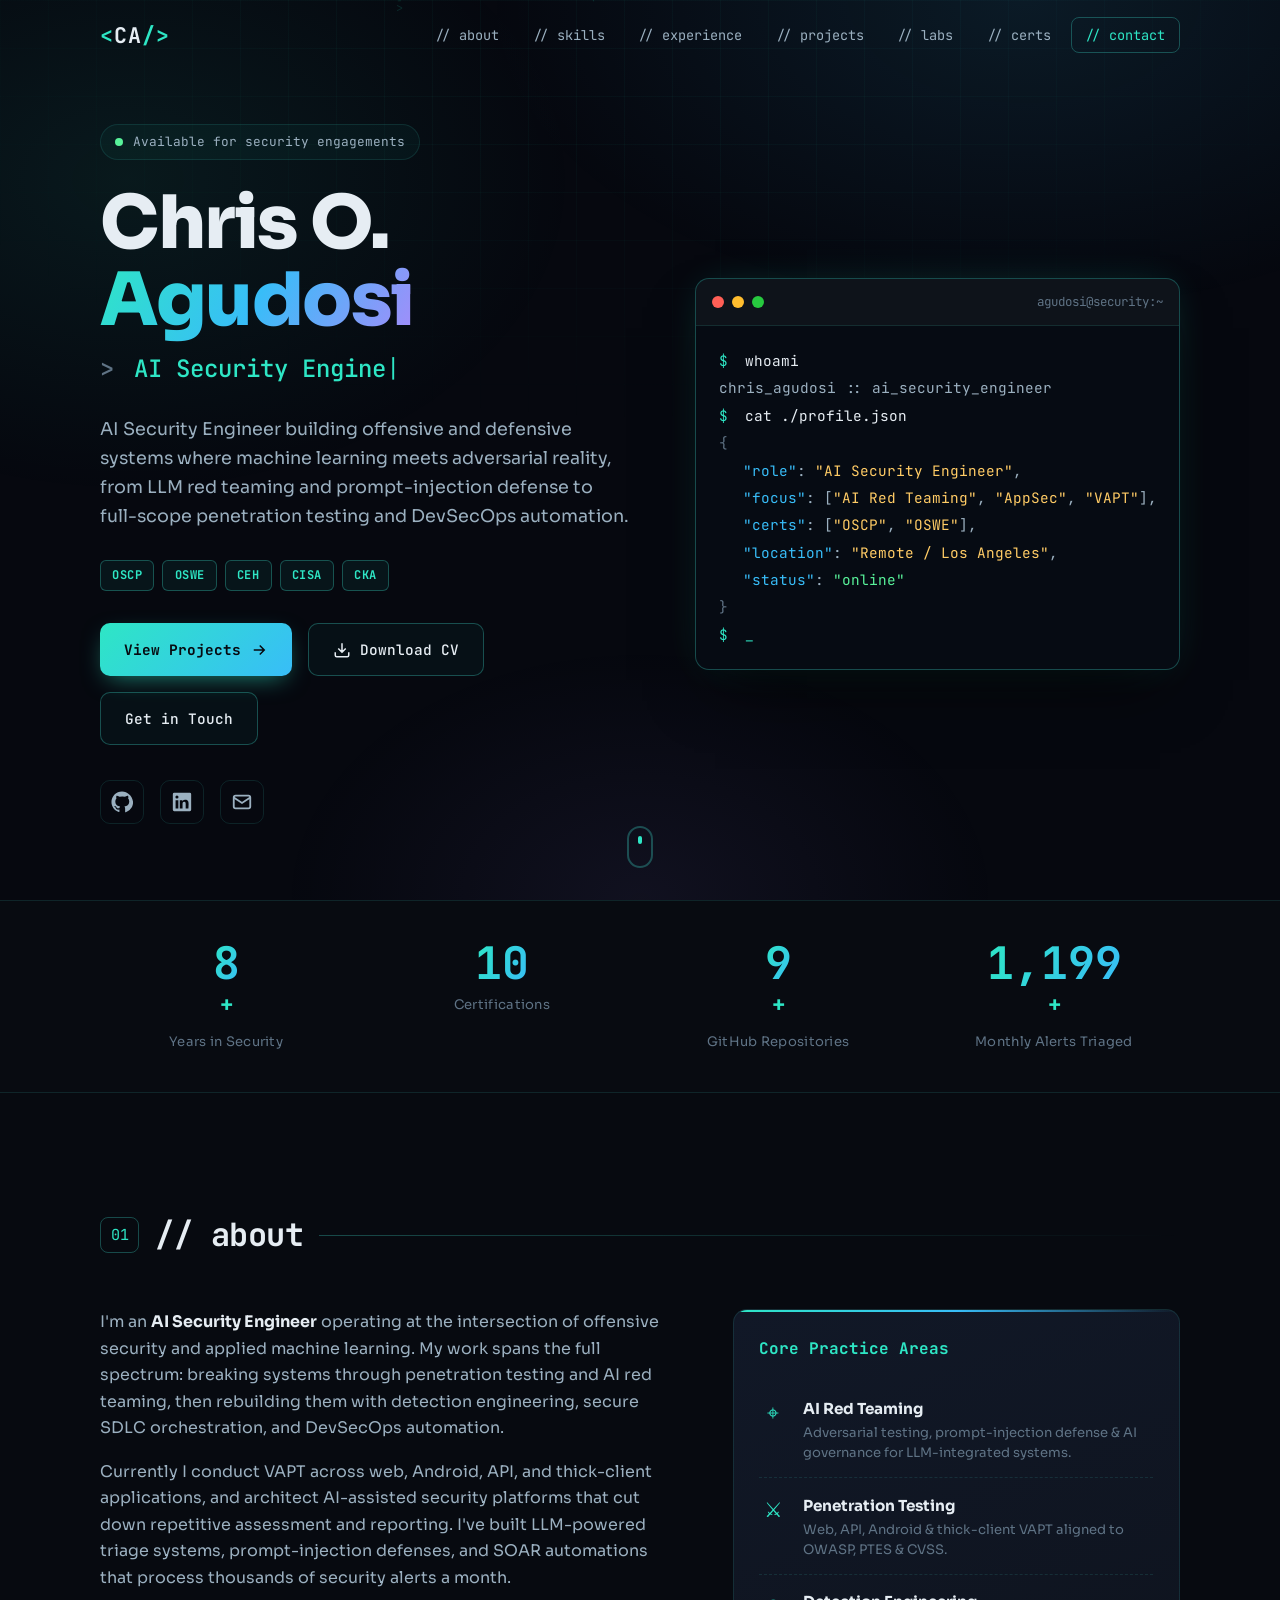
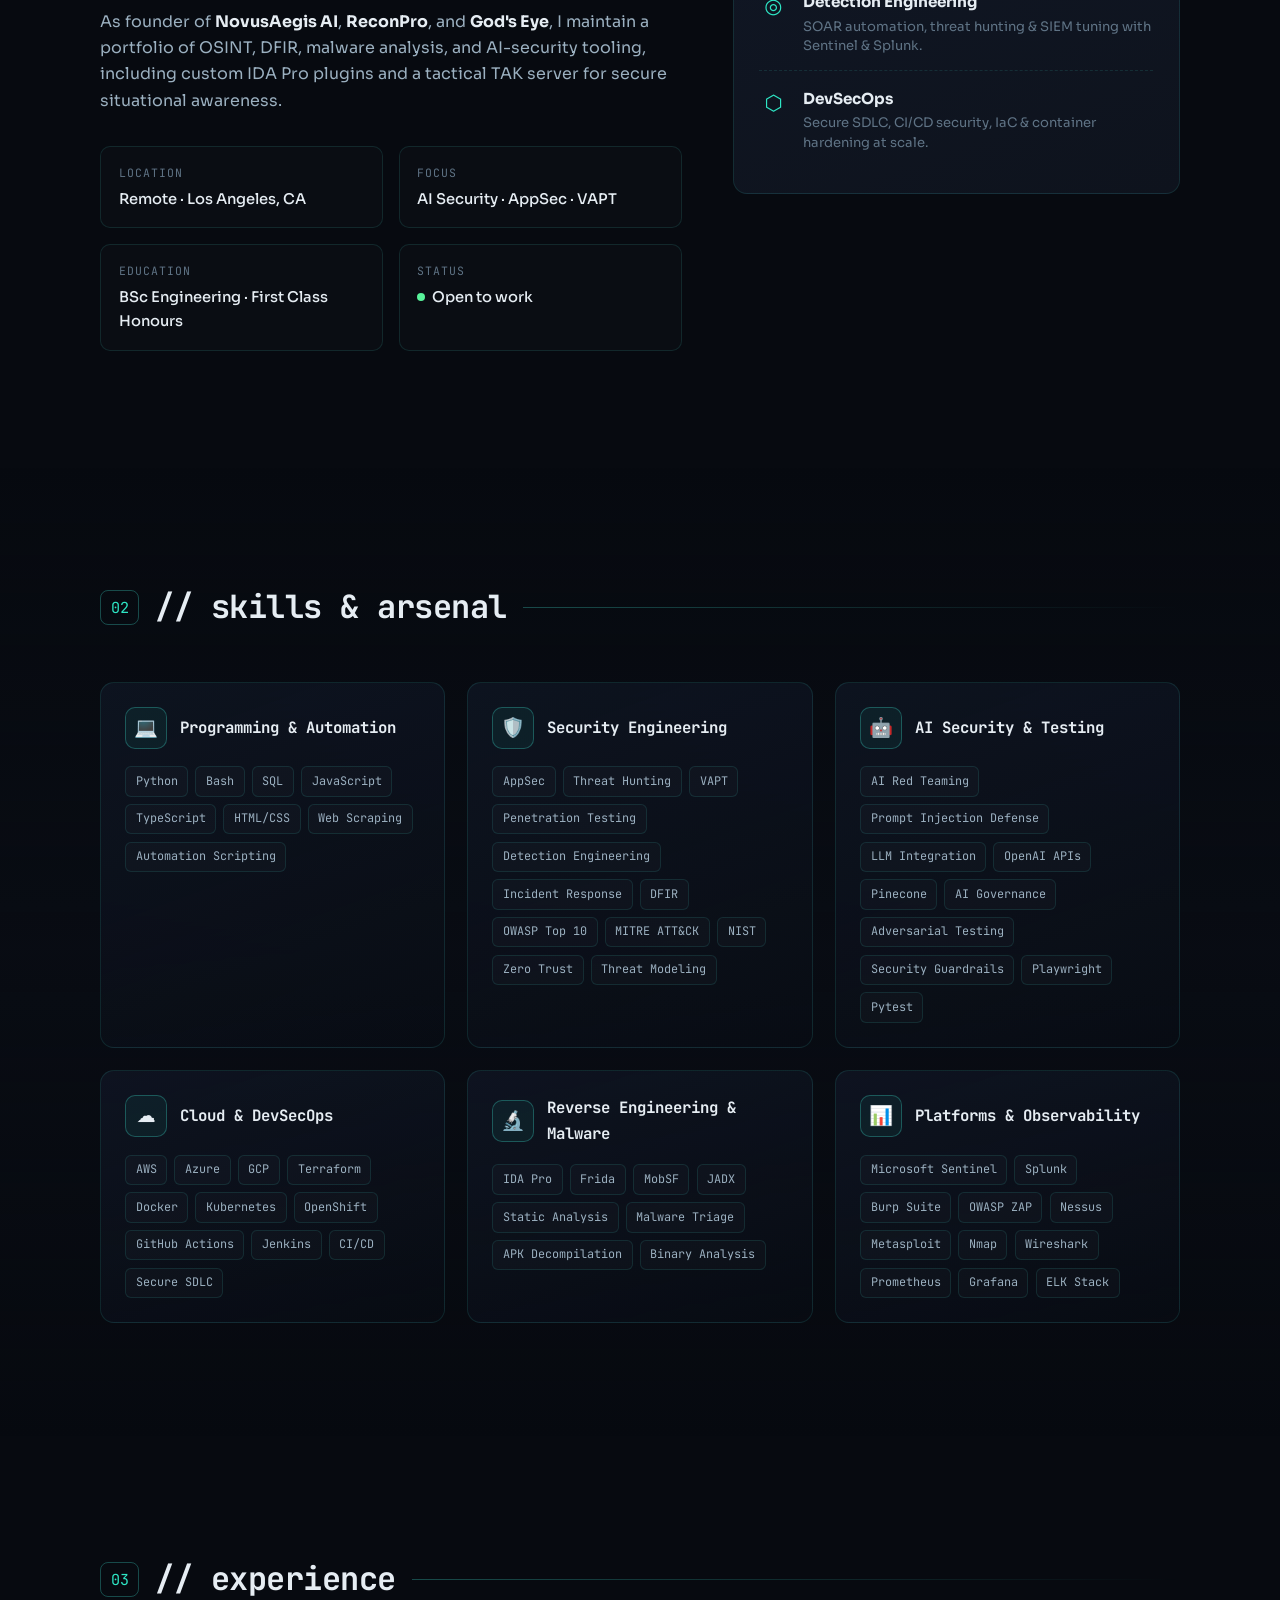
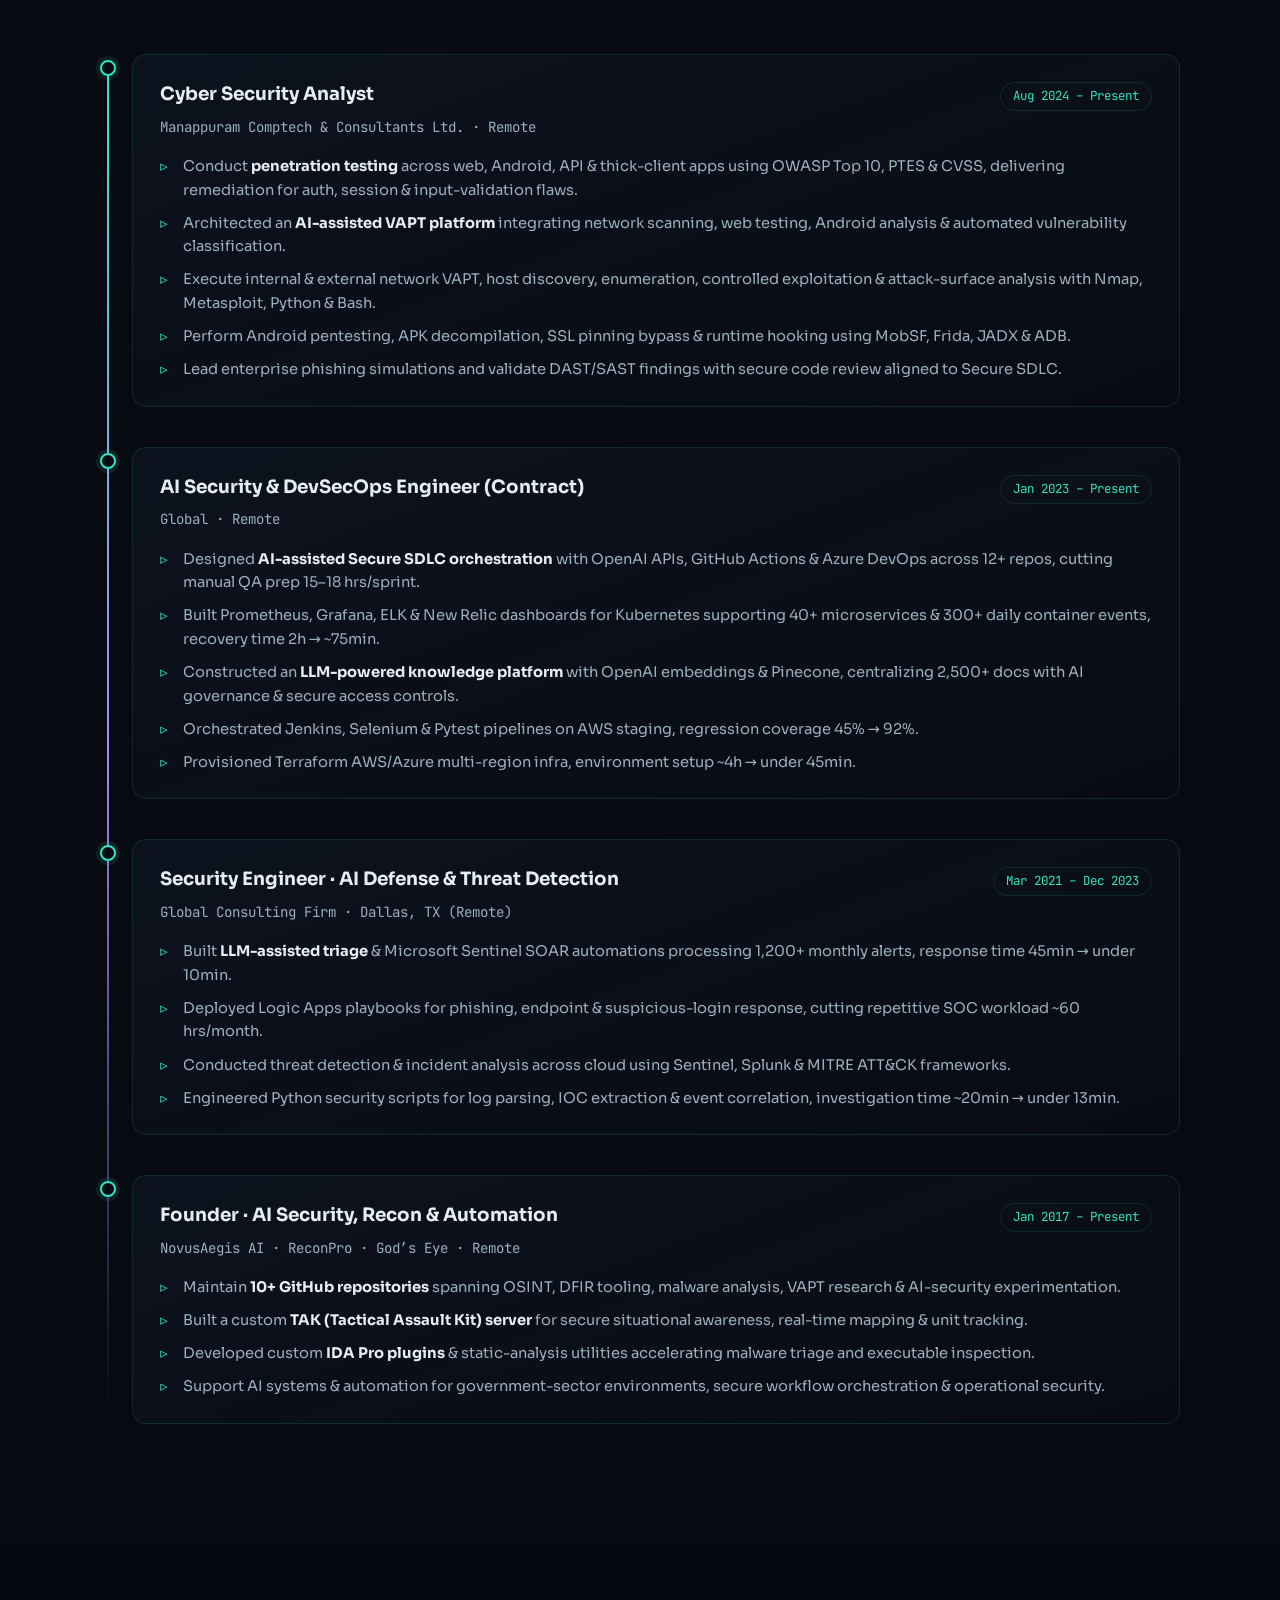
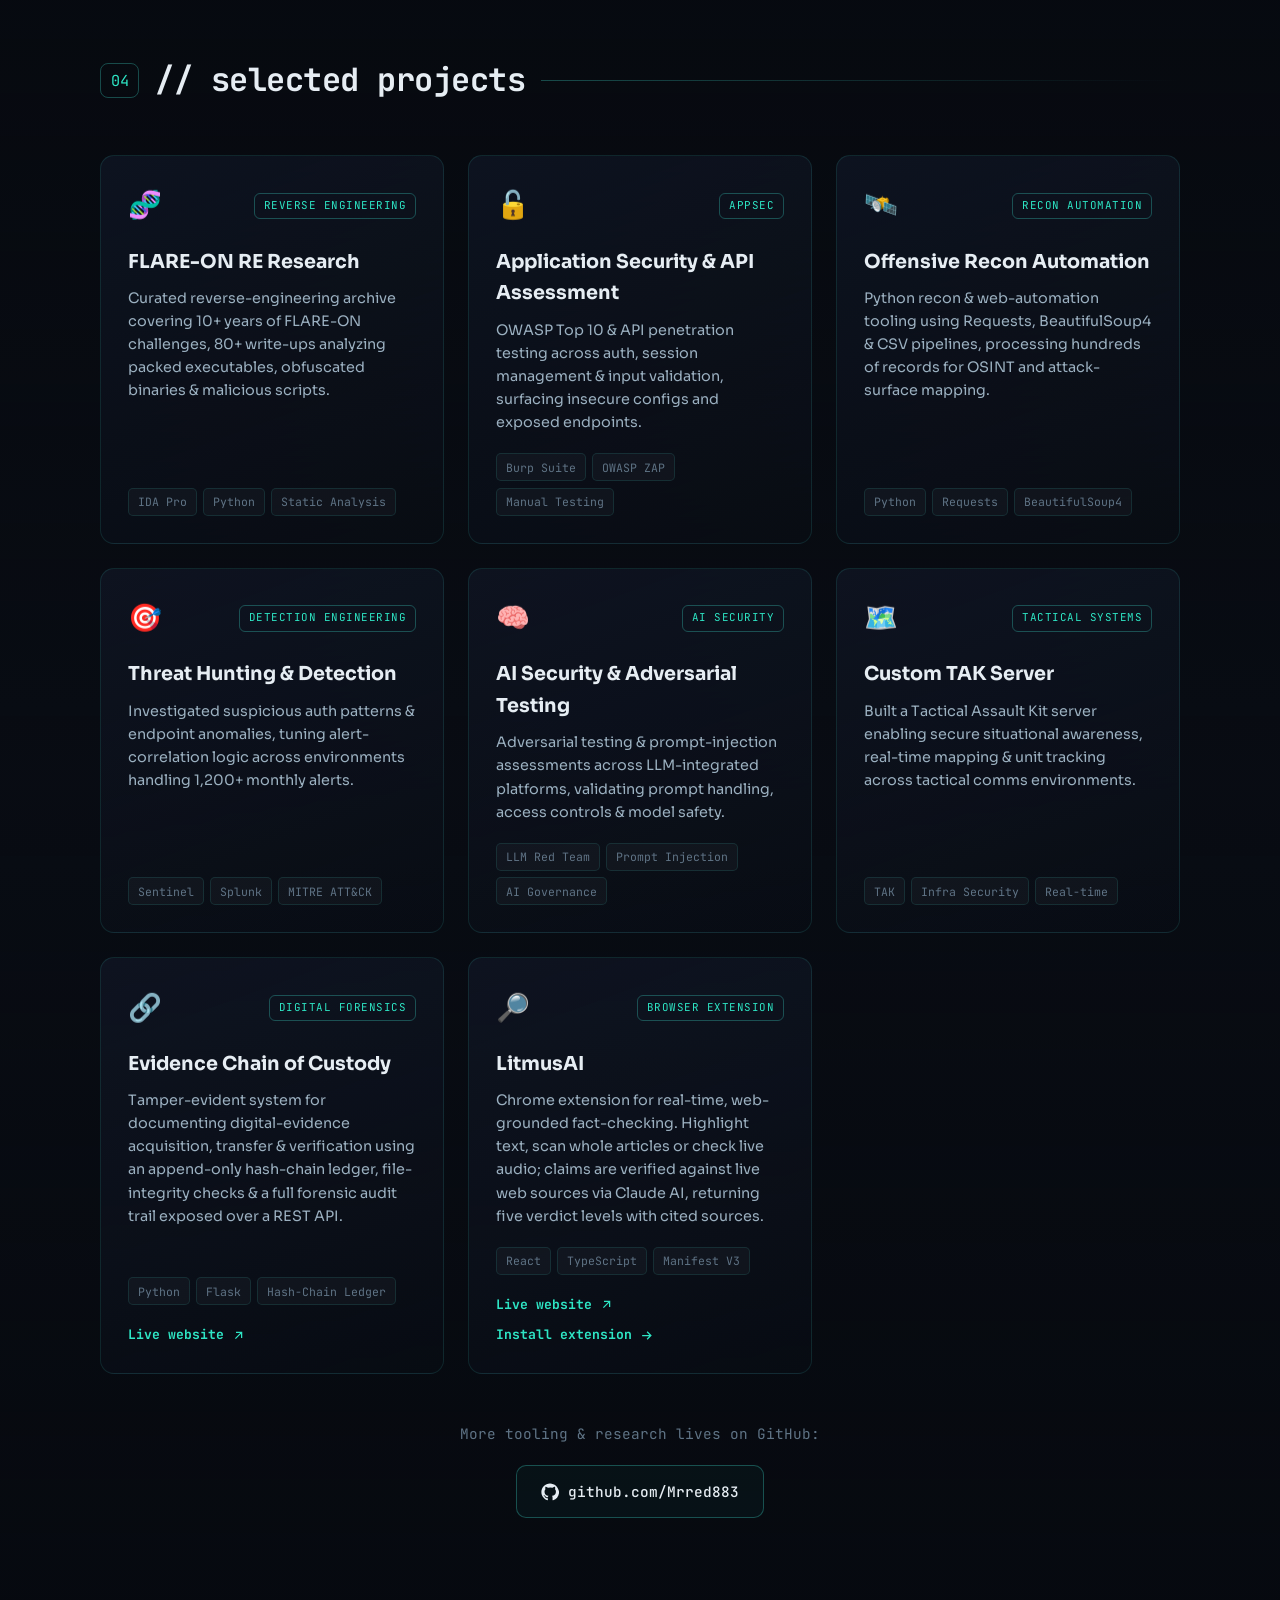
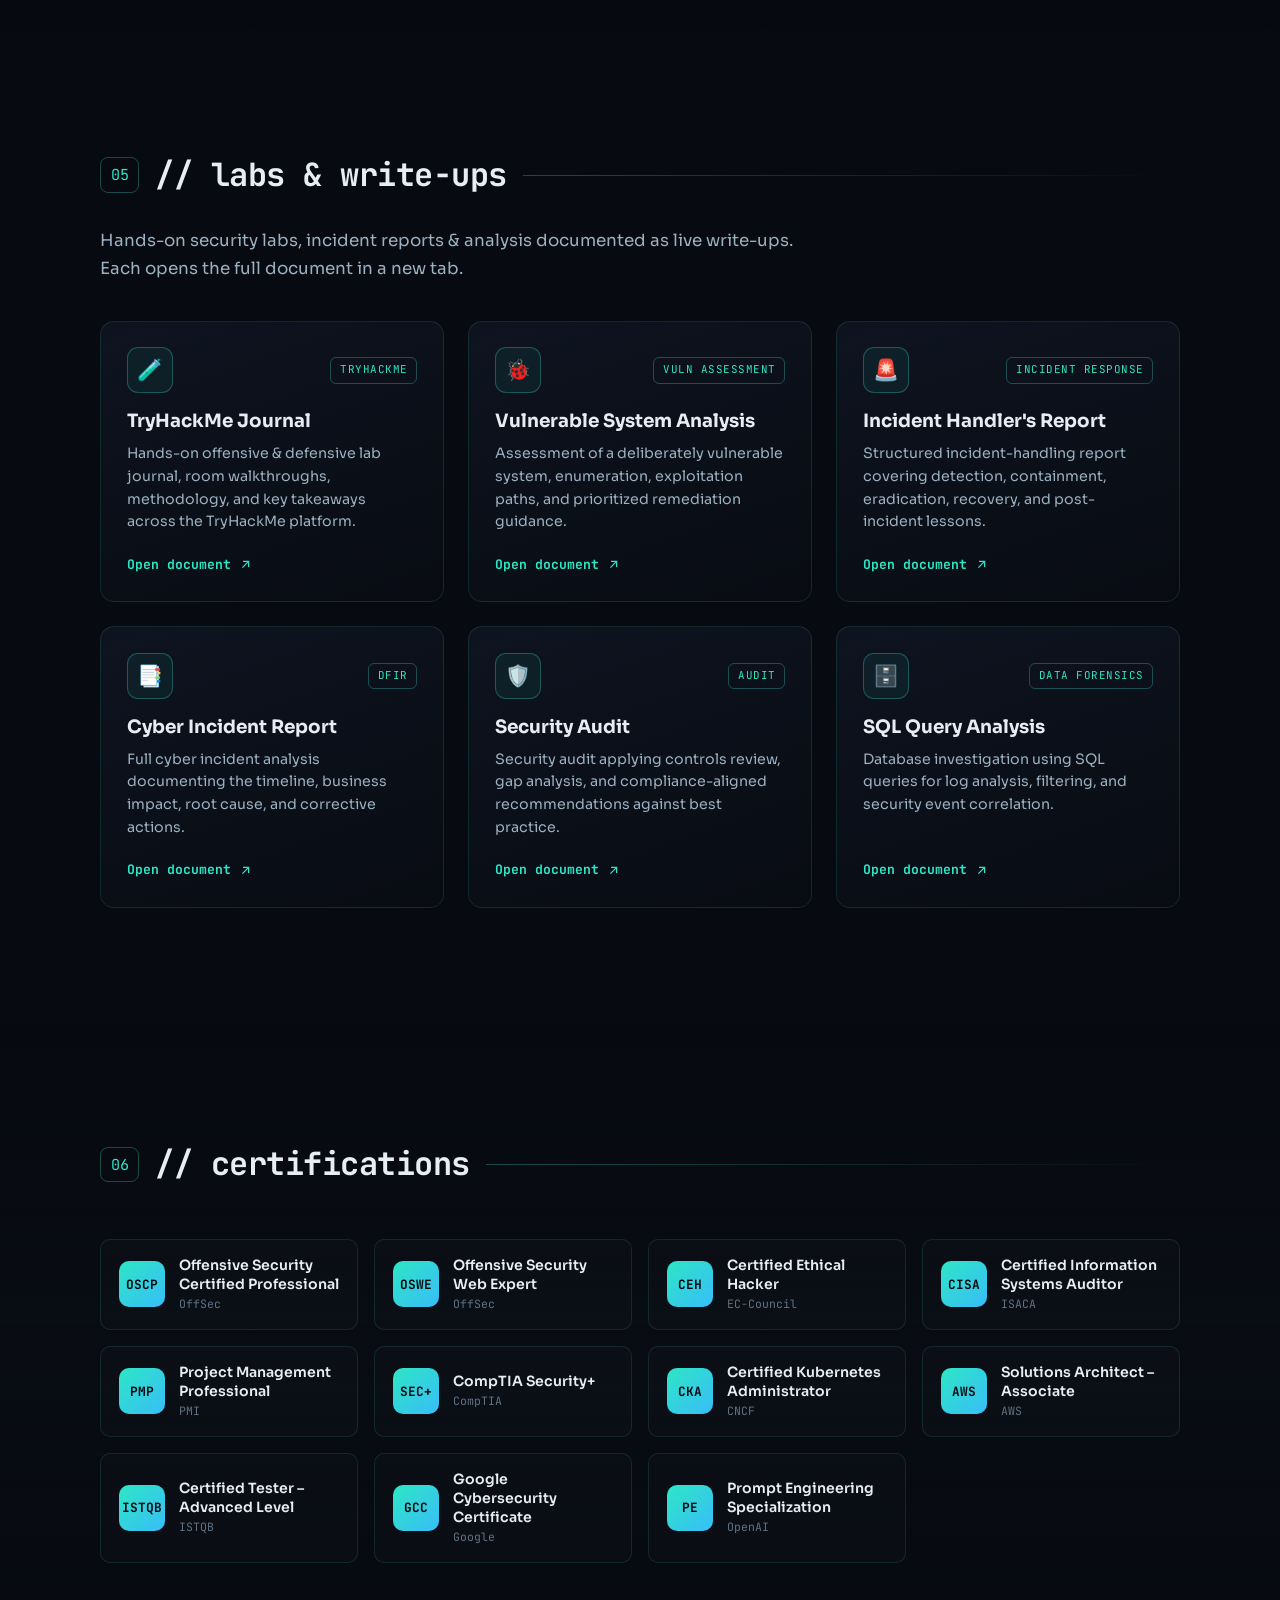
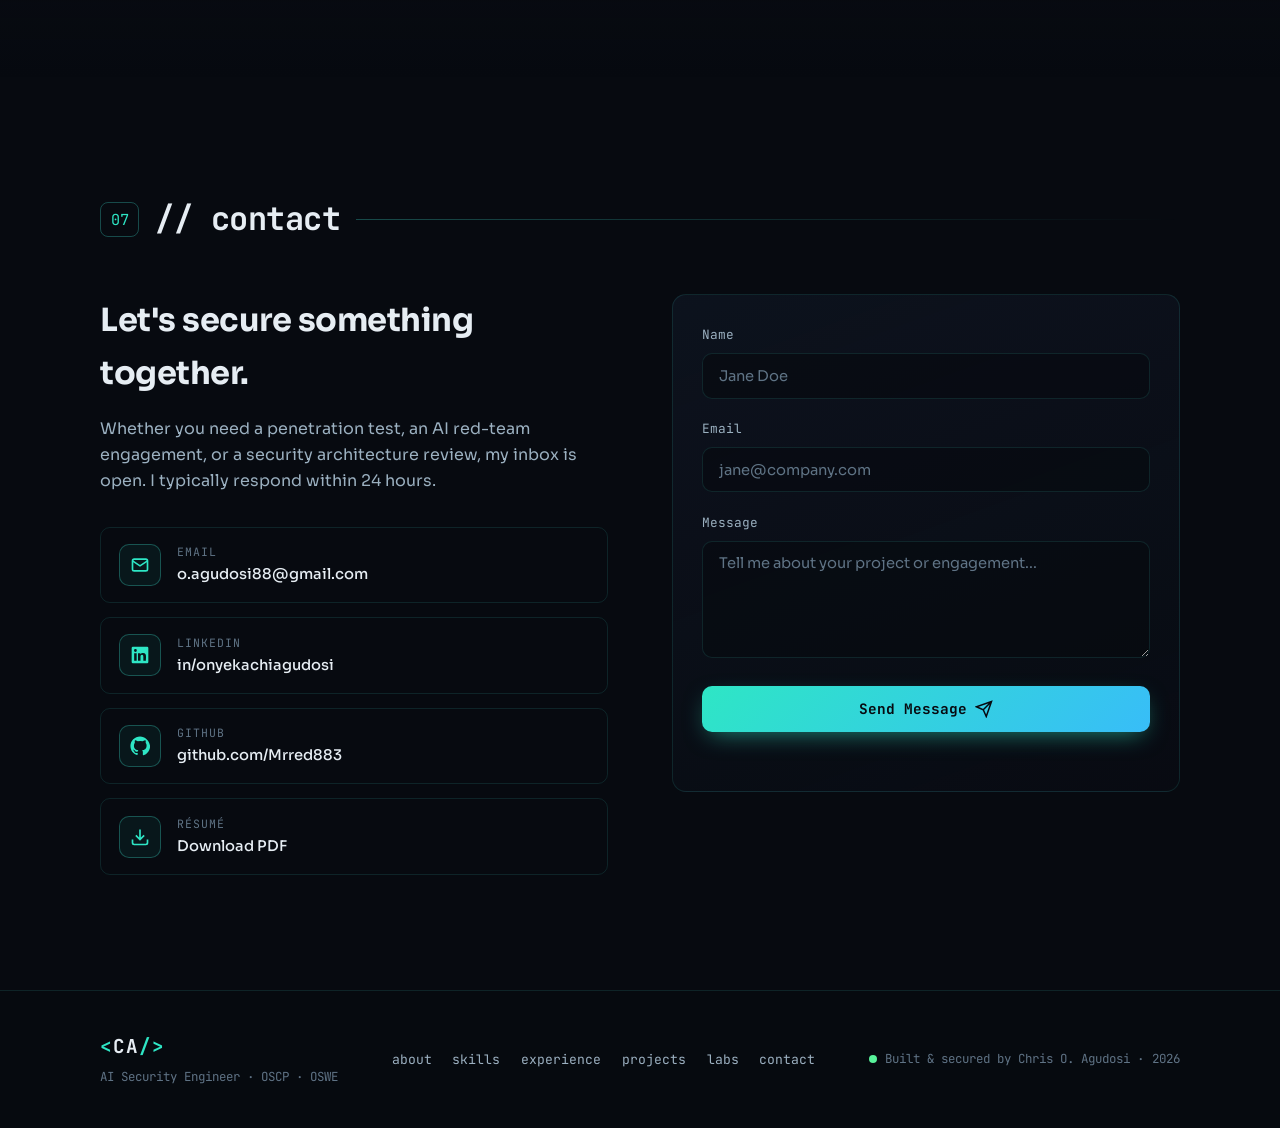
<file: index.html>
<!DOCTYPE html>
<html lang="en">
<head>
  <meta charset="UTF-8" />
  <meta name="viewport" content="width=device-width, initial-scale=1.0" />
  <meta name="description" content="Chris O. Agudosi | AI Security Engineer specializing in Application Security, Penetration Testing, AI Red Teaming, and DevSecOps. OSCP, OSWE certified." />
  <meta name="author" content="Chris O. Agudosi" />
  <meta name="theme-color" content="#0a0e16" />

  <!-- Open Graph -->
  <meta property="og:title" content="Chris O. Agudosi | AI Security Engineer" />
  <meta property="og:description" content="AI Security Engineer | OSCP | OSWE | AppSec | Applied AI Security" />
  <meta property="og:type" content="website" />

  <title>Chris O. Agudosi | AI Security Engineer</title>

  <link rel="preconnect" href="https://fonts.googleapis.com" />
  <link rel="preconnect" href="https://fonts.gstatic.com" crossorigin />
  <link href="https://fonts.googleapis.com/css2?family=JetBrains+Mono:wght@400;500;700&family=Sora:wght@300;400;500;600;700;800&display=swap" rel="stylesheet" />

  <link rel="stylesheet" href="css/styles.css?v=2" />
  <link rel="icon" href="data:image/svg+xml,%3Csvg xmlns='http://www.w3.org/2000/svg' viewBox='0 0 100 100'%3E%3Ctext y='.9em' font-size='90'%3E%F0%9F%9B%A1%EF%B8%8F%3C/text%3E%3C/svg%3E" />
</head>
<body>
  <!-- Animated background canvas -->
  <canvas id="matrix-bg" aria-hidden="true"></canvas>
  <div class="grid-overlay" aria-hidden="true"></div>

  <!-- Scroll progress bar -->
  <div class="scroll-progress" id="scroll-progress" aria-hidden="true"></div>

  <!-- Loader -->
  <div class="loader" id="loader" aria-hidden="true">
    <div class="loader-box">
      <div class="loader-terminal">
        <span class="loader-prompt">root@agudosi:~$</span>
        <span class="loader-line">
          <span class="loader-text" id="loader-text"></span><span class="loader-cursor">_</span>
        </span>
      </div>
      <div class="loader-bar"><span></span></div>
    </div>
  </div>

  <!-- Navigation -->
  <header class="navbar" id="navbar">
    <nav class="nav-inner">
      <a href="#hero" class="brand" aria-label="Home">
        <span class="brand-bracket">&lt;</span>CA<span class="brand-bracket">/&gt;</span>
      </a>

      <ul class="nav-links" id="nav-links">
        <li><a href="#about" class="nav-link">// about</a></li>
        <li><a href="#skills" class="nav-link">// skills</a></li>
        <li><a href="#experience" class="nav-link">// experience</a></li>
        <li><a href="#projects" class="nav-link">// projects</a></li>
        <li><a href="#labs" class="nav-link">// labs</a></li>
        <li><a href="#certs" class="nav-link">// certs</a></li>
        <li><a href="#contact" class="nav-link nav-cta">// contact</a></li>
      </ul>

      <button class="nav-toggle" id="nav-toggle" aria-label="Toggle navigation" aria-expanded="false">
        <span></span><span></span><span></span>
      </button>
    </nav>
  </header>

  <main>
    <!-- HERO -->
    <section class="hero" id="hero">
      <div class="container hero-grid">
        <div class="hero-content reveal">
          <p class="hero-eyebrow">
            <span class="status-dot"></span> Available for security engagements
          </p>
          <h1 class="hero-title">
            Chris O. <span class="accent">Agudosi</span>
          </h1>
          <h2 class="hero-role">
            <span class="type-prefix">&gt;</span>
            <span id="typed-role" class="typed"></span><span class="type-caret">|</span>
          </h2>
          <p class="hero-desc">
            AI Security Engineer building offensive and defensive systems where
            machine learning meets adversarial reality, from LLM red teaming and
            prompt-injection defense to full-scope penetration testing and DevSecOps automation.
          </p>

          <div class="hero-badges">
            <span class="badge">OSCP</span>
            <span class="badge">OSWE</span>
            <span class="badge">CEH</span>
            <span class="badge">CISA</span>
            <span class="badge">CKA</span>
          </div>

          <div class="hero-actions">
            <a href="#projects" class="btn btn-primary">
              <span>View Projects</span>
              <svg viewBox="0 0 24 24" width="18" height="18" fill="none" stroke="currentColor" stroke-width="2"><path d="M5 12h14M13 6l6 6-6 6"/></svg>
            </a>
            <a href="assets/Chris-Agudosi-Resume.pdf" class="btn btn-ghost" download="Chris-Agudosi-Resume.pdf">
              <svg viewBox="0 0 24 24" width="18" height="18" fill="none" stroke="currentColor" stroke-width="2"><path d="M21 15v4a2 2 0 0 1-2 2H5a2 2 0 0 1-2-2v-4M7 10l5 5 5-5M12 15V3"/></svg>
              <span>Download CV</span>
            </a>
            <a href="#contact" class="btn btn-ghost">Get in Touch</a>
          </div>

          <div class="hero-socials">
            <a href="https://github.com/Mrred883" target="_blank" rel="noopener noreferrer" aria-label="GitHub">
              <svg viewBox="0 0 24 24" width="22" height="22" fill="currentColor"><path d="M12 .5C5.7.5.5 5.7.5 12c0 5.1 3.3 9.4 7.9 10.9.6.1.8-.2.8-.6v-2c-3.2.7-3.9-1.5-3.9-1.5-.5-1.3-1.3-1.7-1.3-1.7-1.1-.7.1-.7.1-.7 1.2.1 1.8 1.2 1.8 1.2 1 1.8 2.7 1.3 3.4 1 .1-.8.4-1.3.7-1.6-2.6-.3-5.3-1.3-5.3-5.7 0-1.3.5-2.3 1.2-3.1-.1-.3-.5-1.5.1-3.1 0 0 1-.3 3.3 1.2a11.5 11.5 0 0 1 6 0c2.3-1.5 3.3-1.2 3.3-1.2.6 1.6.2 2.8.1 3.1.8.8 1.2 1.8 1.2 3.1 0 4.4-2.7 5.4-5.3 5.7.4.4.8 1.1.8 2.2v3.3c0 .4.2.7.8.6 4.6-1.5 7.9-5.8 7.9-10.9C23.5 5.7 18.3.5 12 .5z"/></svg>
            </a>
            <a href="https://www.linkedin.com/in/onyekachiagudosi/" target="_blank" rel="noopener noreferrer" aria-label="LinkedIn">
              <svg viewBox="0 0 24 24" width="22" height="22" fill="currentColor"><path d="M20.5 2h-17A1.5 1.5 0 0 0 2 3.5v17A1.5 1.5 0 0 0 3.5 22h17a1.5 1.5 0 0 0 1.5-1.5v-17A1.5 1.5 0 0 0 20.5 2zM8 19H5v-9h3zM6.5 8.3a1.7 1.7 0 1 1 0-3.4 1.7 1.7 0 0 1 0 3.4zM19 19h-3v-4.7c0-1.1 0-2.6-1.6-2.6S12.6 13 12.6 14.2V19h-3v-9h2.9v1.2h.1a3.2 3.2 0 0 1 2.9-1.6c3.1 0 3.7 2 3.7 4.7z"/></svg>
            </a>
            <a href="mailto:o.agudosi88@gmail.com" aria-label="Email">
              <svg viewBox="0 0 24 24" width="22" height="22" fill="none" stroke="currentColor" stroke-width="2"><rect x="3" y="5" width="18" height="14" rx="2"/><path d="m3 7 9 6 9-6"/></svg>
            </a>
          </div>
        </div>

        <!-- Terminal card -->
        <div class="hero-terminal reveal" aria-hidden="true">
          <div class="terminal-window">
            <div class="terminal-bar">
              <span class="tdot red"></span><span class="tdot yellow"></span><span class="tdot green"></span>
              <span class="terminal-title">agudosi@security:~</span>
            </div>
            <div class="terminal-body" id="terminal-body">
              <p><span class="t-prompt">$</span> whoami</p>
              <p class="t-out">chris_agudosi :: ai_security_engineer</p>
              <p><span class="t-prompt">$</span> cat ./profile.json</p>
              <p class="t-out t-json">{</p>
              <p class="t-out t-indent"><span class="t-key">"role"</span>: <span class="t-str">"AI Security Engineer"</span>,</p>
              <p class="t-out t-indent"><span class="t-key">"focus"</span>: [<span class="t-str">"AI Red Teaming"</span>, <span class="t-str">"AppSec"</span>, <span class="t-str">"VAPT"</span>],</p>
              <p class="t-out t-indent"><span class="t-key">"certs"</span>: [<span class="t-str">"OSCP"</span>, <span class="t-str">"OSWE"</span>],</p>
              <p class="t-out t-indent"><span class="t-key">"location"</span>: <span class="t-str">"Remote / Los Angeles"</span>,</p>
              <p class="t-out t-indent"><span class="t-key">"status"</span>: <span class="t-str t-ok">"online"</span></p>
              <p class="t-out t-json">}</p>
              <p><span class="t-prompt">$</span> <span class="t-blink">_</span></p>
            </div>
          </div>
        </div>
      </div>

      <a href="#about" class="scroll-cue" aria-label="Scroll down">
        <span></span>
      </a>
    </section>

    <!-- STATS -->
    <section class="stats-bar">
      <div class="container stats-grid">
        <div class="stat reveal">
          <span class="stat-num" data-count="9">0</span><span class="stat-plus">+</span>
          <span class="stat-label">Years in Security</span>
        </div>
        <div class="stat reveal">
          <span class="stat-num" data-count="11">0</span>
          <span class="stat-label">Certifications</span>
        </div>
        <div class="stat reveal">
          <span class="stat-num" data-count="10">0</span><span class="stat-plus">+</span>
          <span class="stat-label">GitHub Repositories</span>
        </div>
        <div class="stat reveal">
          <span class="stat-num" data-count="1200">0</span><span class="stat-plus">+</span>
          <span class="stat-label">Monthly Alerts Triaged</span>
        </div>
      </div>
    </section>

    <!-- ABOUT -->
    <section class="section" id="about">
      <div class="container">
        <div class="section-head reveal">
          <span class="section-index">01</span>
          <h2 class="section-title">// about</h2>
          <div class="section-line"></div>
        </div>

        <div class="about-grid">
          <div class="about-text reveal">
            <p>
              I'm an <strong>AI Security Engineer</strong> operating at the intersection of
              offensive security and applied machine learning. My work spans the full
              spectrum: breaking systems through penetration testing and AI red teaming,
              then rebuilding them with detection engineering, secure SDLC orchestration,
              and DevSecOps automation.
            </p>
            <p>
              Currently I conduct VAPT across web, Android, API, and thick-client
              applications, and architect AI-assisted security platforms that cut down
              repetitive assessment and reporting. I've built LLM-powered triage systems,
              prompt-injection defenses, and SOAR automations that process thousands of
              security alerts a month.
            </p>
            <p>
              As founder of <strong>NovusAegis AI</strong>, <strong>ReconPro</strong>, and
              <strong>God's Eye</strong>, I maintain a portfolio of OSINT, DFIR, malware
              analysis, and AI-security tooling, including custom IDA Pro plugins and a
              tactical TAK server for secure situational awareness.
            </p>

            <div class="about-meta">
              <div class="meta-item">
                <span class="meta-label">Location</span>
                <span class="meta-value">Remote · Los Angeles, CA</span>
              </div>
              <div class="meta-item">
                <span class="meta-label">Focus</span>
                <span class="meta-value">AI Security · AppSec · VAPT</span>
              </div>
              <div class="meta-item">
                <span class="meta-label">Education</span>
                <span class="meta-value">BSc Engineering · First Class Honours</span>
              </div>
              <div class="meta-item">
                <span class="meta-label">Status</span>
                <span class="meta-value"><span class="status-dot"></span>Open to work</span>
              </div>
            </div>
          </div>

          <aside class="about-card reveal">
            <div class="focus-card">
              <h3 class="focus-title">Core Practice Areas</h3>
              <ul class="focus-list">
                <li>
                  <span class="focus-icon">⌖</span>
                  <div>
                    <strong>AI Red Teaming</strong>
                    <p>Adversarial testing, prompt-injection defense & AI governance for LLM-integrated systems.</p>
                  </div>
                </li>
                <li>
                  <span class="focus-icon">⚔</span>
                  <div>
                    <strong>Penetration Testing</strong>
                    <p>Web, API, Android & thick-client VAPT aligned to OWASP, PTES & CVSS.</p>
                  </div>
                </li>
                <li>
                  <span class="focus-icon">◎</span>
                  <div>
                    <strong>Detection Engineering</strong>
                    <p>SOAR automation, threat hunting & SIEM tuning with Sentinel & Splunk.</p>
                  </div>
                </li>
                <li>
                  <span class="focus-icon">⬡</span>
                  <div>
                    <strong>DevSecOps</strong>
                    <p>Secure SDLC, CI/CD security, IaC & container hardening at scale.</p>
                  </div>
                </li>
              </ul>
            </div>
          </aside>
        </div>
      </div>
    </section>

    <!-- SKILLS -->
    <section class="section section-alt" id="skills">
      <div class="container">
        <div class="section-head reveal">
          <span class="section-index">02</span>
          <h2 class="section-title">// skills &amp; arsenal</h2>
          <div class="section-line"></div>
        </div>

        <div class="skills-grid" id="skills-grid">
          <!-- cards injected via JS -->
        </div>
      </div>
    </section>

    <!-- EXPERIENCE -->
    <section class="section" id="experience">
      <div class="container">
        <div class="section-head reveal">
          <span class="section-index">03</span>
          <h2 class="section-title">// experience</h2>
          <div class="section-line"></div>
        </div>

        <div class="timeline" id="timeline">
          <!-- items injected via JS -->
        </div>
      </div>
    </section>

    <!-- PROJECTS -->
    <section class="section section-alt" id="projects">
      <div class="container">
        <div class="section-head reveal">
          <span class="section-index">04</span>
          <h2 class="section-title">// selected projects</h2>
          <div class="section-line"></div>
        </div>

        <div class="projects-grid" id="projects-grid">
          <!-- cards injected via JS -->
        </div>

        <div class="projects-cta reveal">
          <p>More tooling & research lives on GitHub:</p>
          <a href="https://github.com/Mrred883" target="_blank" rel="noopener noreferrer" class="btn btn-ghost">
            <svg viewBox="0 0 24 24" width="18" height="18" fill="currentColor"><path d="M12 .5C5.7.5.5 5.7.5 12c0 5.1 3.3 9.4 7.9 10.9.6.1.8-.2.8-.6v-2c-3.2.7-3.9-1.5-3.9-1.5-.5-1.3-1.3-1.7-1.3-1.7-1.1-.7.1-.7.1-.7 1.2.1 1.8 1.2 1.8 1.2 1 1.8 2.7 1.3 3.4 1 .1-.8.4-1.3.7-1.6-2.6-.3-5.3-1.3-5.3-5.7 0-1.3.5-2.3 1.2-3.1-.1-.3-.5-1.5.1-3.1 0 0 1-.3 3.3 1.2a11.5 11.5 0 0 1 6 0c2.3-1.5 3.3-1.2 3.3-1.2.6 1.6.2 2.8.1 3.1.8.8 1.2 1.8 1.2 3.1 0 4.4-2.7 5.4-5.3 5.7.4.4.8 1.1.8 2.2v3.3c0 .4.2.7.8.6 4.6-1.5 7.9-5.8 7.9-10.9C23.5 5.7 18.3.5 12 .5z"/></svg>
            github.com/Mrred883
          </a>
        </div>
      </div>
    </section>

    <!-- LABS -->
    <section class="section" id="labs">
      <div class="container">
        <div class="section-head reveal">
          <span class="section-index">05</span>
          <h2 class="section-title">// labs &amp; write-ups</h2>
          <div class="section-line"></div>
        </div>

        <p class="labs-intro reveal">
          Hands-on security labs, incident reports & analysis documented as live write-ups.
          Each opens the full document in a new tab.
        </p>

        <div class="labs-grid" id="labs-grid">
          <!-- cards injected via JS -->
        </div>
      </div>
    </section>

    <!-- CERTIFICATIONS -->
    <section class="section section-alt" id="certs">
      <div class="container">
        <div class="section-head reveal">
          <span class="section-index">06</span>
          <h2 class="section-title">// certifications</h2>
          <div class="section-line"></div>
        </div>

        <div class="certs-grid" id="certs-grid">
          <!-- injected via JS -->
        </div>
      </div>
    </section>

    <!-- CONTACT -->
    <section class="section" id="contact">
      <div class="container">
        <div class="section-head reveal">
          <span class="section-index">07</span>
          <h2 class="section-title">// contact</h2>
          <div class="section-line"></div>
        </div>

        <div class="contact-wrap reveal">
          <div class="contact-intro">
            <h3>Let's secure something together.</h3>
            <p>
              Whether you need a penetration test, an AI red-team engagement, or a
              security architecture review, my inbox is open. I typically respond
              within 24 hours.
            </p>

            <div class="contact-methods">
              <a href="mailto:o.agudosi88@gmail.com" class="contact-method">
                <span class="cm-icon">
                  <svg viewBox="0 0 24 24" width="20" height="20" fill="none" stroke="currentColor" stroke-width="2"><rect x="3" y="5" width="18" height="14" rx="2"/><path d="m3 7 9 6 9-6"/></svg>
                </span>
                <span class="cm-text">
                  <span class="cm-label">Email</span>
                  <span class="cm-value">o.agudosi88@gmail.com</span>
                </span>
              </a>

              <a href="https://www.linkedin.com/in/onyekachiagudosi/" target="_blank" rel="noopener noreferrer" class="contact-method">
                <span class="cm-icon">
                  <svg viewBox="0 0 24 24" width="20" height="20" fill="currentColor"><path d="M20.5 2h-17A1.5 1.5 0 0 0 2 3.5v17A1.5 1.5 0 0 0 3.5 22h17a1.5 1.5 0 0 0 1.5-1.5v-17A1.5 1.5 0 0 0 20.5 2zM8 19H5v-9h3zM6.5 8.3a1.7 1.7 0 1 1 0-3.4 1.7 1.7 0 0 1 0 3.4zM19 19h-3v-4.7c0-1.1 0-2.6-1.6-2.6S12.6 13 12.6 14.2V19h-3v-9h2.9v1.2h.1a3.2 3.2 0 0 1 2.9-1.6c3.1 0 3.7 2 3.7 4.7z"/></svg>
                </span>
                <span class="cm-text">
                  <span class="cm-label">LinkedIn</span>
                  <span class="cm-value">in/onyekachiagudosi</span>
                </span>
              </a>

              <a href="https://github.com/Mrred883" target="_blank" rel="noopener noreferrer" class="contact-method">
                <span class="cm-icon">
                  <svg viewBox="0 0 24 24" width="20" height="20" fill="currentColor"><path d="M12 .5C5.7.5.5 5.7.5 12c0 5.1 3.3 9.4 7.9 10.9.6.1.8-.2.8-.6v-2c-3.2.7-3.9-1.5-3.9-1.5-.5-1.3-1.3-1.7-1.3-1.7-1.1-.7.1-.7.1-.7 1.2.1 1.8 1.2 1.8 1.2 1 1.8 2.7 1.3 3.4 1 .1-.8.4-1.3.7-1.6-2.6-.3-5.3-1.3-5.3-5.7 0-1.3.5-2.3 1.2-3.1-.1-.3-.5-1.5.1-3.1 0 0 1-.3 3.3 1.2a11.5 11.5 0 0 1 6 0c2.3-1.5 3.3-1.2 3.3-1.2.6 1.6.2 2.8.1 3.1.8.8 1.2 1.8 1.2 3.1 0 4.4-2.7 5.4-5.3 5.7.4.4.8 1.1.8 2.2v3.3c0 .4.2.7.8.6 4.6-1.5 7.9-5.8 7.9-10.9C23.5 5.7 18.3.5 12 .5z"/></svg>
                </span>
                <span class="cm-text">
                  <span class="cm-label">GitHub</span>
                  <span class="cm-value">github.com/Mrred883</span>
                </span>
              </a>

              <a href="assets/Chris-Agudosi-Resume.pdf" download="Chris-Agudosi-Resume.pdf" class="contact-method">
                <span class="cm-icon">
                  <svg viewBox="0 0 24 24" width="20" height="20" fill="none" stroke="currentColor" stroke-width="2"><path d="M21 15v4a2 2 0 0 1-2 2H5a2 2 0 0 1-2-2v-4M7 10l5 5 5-5M12 15V3"/></svg>
                </span>
                <span class="cm-text">
                  <span class="cm-label">Résumé</span>
                  <span class="cm-value">Download PDF</span>
                </span>
              </a>
            </div>
          </div>

          <form class="contact-form" id="contact-form" method="POST">
            <input type="hidden" name="access_key" value="eac9913b-b092-491d-b4c2-fcbd955d2f99" />
            <input type="hidden" name="subject" value="New portfolio contact message" />
            <input type="hidden" name="from_name" value="Portfolio Contact Form" />
            <input type="checkbox" name="botcheck" class="hidden-field" style="display:none" tabindex="-1" autocomplete="off" aria-hidden="true" />

            <div class="form-row">
              <label for="name">Name</label>
              <input type="text" id="name" name="name" required placeholder="Jane Doe" />
            </div>
            <div class="form-row">
              <label for="email">Email</label>
              <input type="email" id="email" name="email" required placeholder="jane@company.com" />
            </div>
            <div class="form-row">
              <label for="message">Message</label>
              <textarea id="message" name="message" rows="5" required placeholder="Tell me about your project or engagement..."></textarea>
            </div>
            <button type="submit" class="btn btn-primary btn-full">
              <span>Send Message</span>
              <svg viewBox="0 0 24 24" width="18" height="18" fill="none" stroke="currentColor" stroke-width="2"><path d="M22 2 11 13M22 2l-7 20-4-9-9-4 20-7z"/></svg>
            </button>
            <p class="form-note" id="form-note" role="status"></p>
          </form>
        </div>
      </div>
    </section>
  </main>

  <!-- FOOTER -->
  <footer class="footer">
    <div class="container footer-inner">
      <div class="footer-brand">
        <span class="brand"><span class="brand-bracket">&lt;</span>CA<span class="brand-bracket">/&gt;</span></span>
        <p>AI Security Engineer · OSCP · OSWE</p>
      </div>
      <div class="footer-links">
        <a href="#about">about</a>
        <a href="#skills">skills</a>
        <a href="#experience">experience</a>
        <a href="#projects">projects</a>
        <a href="#labs">labs</a>
        <a href="#contact">contact</a>
      </div>
      <p class="footer-copy">
        <span class="status-dot"></span>
        Built &amp; secured by Chris O. Agudosi · <span id="year"></span>
      </p>
    </div>
  </footer>

  <!-- Back to top -->
  <button class="back-top" id="back-top" aria-label="Back to top">
    <svg viewBox="0 0 24 24" width="20" height="20" fill="none" stroke="currentColor" stroke-width="2"><path d="m18 15-6-6-6 6"/></svg>
  </button>

  <script src="js/main.js?v=2" defer></script>
</body>
</html>
</file>
<file: css/styles.css>
/* ============================================================
   Chris O. Agudosi, Cybersecurity Portfolio
   ============================================================ */

:root {
  /* Palette */
  --bg: #070a10;
  --bg-2: #0a0e16;
  --bg-3: #0e131d;
  --surface: #111827;
  --surface-2: #151c2b;
  --border: rgba(64, 224, 208, 0.12);
  --border-strong: rgba(64, 224, 208, 0.3);

  --text: #e6edf3;
  --text-dim: #9bb0c0;
  --text-mute: #5f7385;

  --accent: #2ee6c5;        /* cyber teal */
  --accent-2: #38bdf8;      /* electric blue */
  --accent-3: #a78bfa;      /* violet */
  --danger: #ff5f6d;
  --warn: #ffcc66;
  --ok: #58f29a;

  --glow: 0 0 24px rgba(46, 230, 197, 0.35);

  --font-mono: 'JetBrains Mono', ui-monospace, monospace;
  --font-sans: 'Sora', system-ui, -apple-system, sans-serif;

  --maxw: 1160px;
  --radius: 14px;
  --radius-sm: 10px;

  --ease: cubic-bezier(0.22, 1, 0.36, 1);
}

/* ---------- Reset ---------- */
*, *::before, *::after { box-sizing: border-box; margin: 0; padding: 0; }

html {
  scroll-behavior: smooth;
  scroll-padding-top: 90px;
  -webkit-text-size-adjust: 100%;
  overflow-x: hidden;
}

body {
  font-family: var(--font-sans);
  background: var(--bg);
  color: var(--text);
  line-height: 1.65;
  width: 100%;
  max-width: 100%;
  overflow-x: hidden;
  position: relative;
  -webkit-font-smoothing: antialiased;
}

img, svg { display: block; max-width: 100%; }
a { color: inherit; text-decoration: none; }
ul { list-style: none; }
button { font-family: inherit; cursor: pointer; border: none; background: none; color: inherit; }

::selection { background: rgba(46, 230, 197, 0.28); color: #fff; }

/* ---------- Scrollbar ---------- */
::-webkit-scrollbar { width: 10px; }
::-webkit-scrollbar-track { background: var(--bg-2); }
::-webkit-scrollbar-thumb { background: #1d2a3d; border-radius: 10px; border: 2px solid var(--bg-2); }
::-webkit-scrollbar-thumb:hover { background: #2a3c54; }

/* ---------- Layout ---------- */
.container { width: 100%; max-width: var(--maxw); margin: 0 auto; padding: 0 clamp(1.2rem, 4vw, 2.5rem); }

.section { padding: clamp(4.5rem, 9vw, 8rem) 0; position: relative; }
.section-alt { background: linear-gradient(180deg, transparent, rgba(10, 14, 22, 0.55), transparent); }

/* ---------- Background canvas + grid ---------- */
#matrix-bg {
  position: fixed; inset: 0; z-index: -3; width: 100%; height: 100%;
  opacity: 0.5;
}
.grid-overlay {
  position: fixed; inset: 0; z-index: -2; pointer-events: none;
  background-image:
    linear-gradient(rgba(46, 230, 197, 0.035) 1px, transparent 1px),
    linear-gradient(90deg, rgba(46, 230, 197, 0.035) 1px, transparent 1px);
  background-size: 48px 48px;
  mask-image: radial-gradient(ellipse 80% 60% at 50% 0%, #000 30%, transparent 80%);
  -webkit-mask-image: radial-gradient(ellipse 80% 60% at 50% 0%, #000 30%, transparent 80%);
}
body::before {
  content: ""; position: fixed; inset: 0; z-index: -1; pointer-events: none;
  background:
    radial-gradient(60% 50% at 80% 0%, rgba(56, 189, 248, 0.10), transparent 70%),
    radial-gradient(50% 50% at 10% 20%, rgba(46, 230, 197, 0.08), transparent 70%),
    radial-gradient(40% 40% at 50% 100%, rgba(167, 139, 250, 0.07), transparent 70%);
}

/* ---------- Scroll progress ---------- */
.scroll-progress {
  position: fixed; top: 0; left: 0; height: 3px; width: 0%; z-index: 200;
  background: linear-gradient(90deg, var(--accent), var(--accent-2), var(--accent-3));
  box-shadow: 0 0 12px rgba(46, 230, 197, 0.6);
  transition: width 0.08s linear;
}

/* ---------- Loader ---------- */
.loader {
  position: fixed; inset: 0; z-index: 9999;
  background: var(--bg);
  display: grid; place-items: center;
  padding: 1.5rem;
  transition: opacity 0.5s var(--ease), visibility 0.5s;
}
.loader.done { opacity: 0; visibility: hidden; }
.loader-box { width: min(92vw, 400px); }
.loader-terminal {
  font-family: var(--font-mono); font-size: clamp(0.78rem, 3.6vw, 1.05rem);
  color: var(--accent); letter-spacing: 0.4px; text-align: left;
  line-height: 1.7;
}
.loader-prompt { display: block; color: var(--text-mute); margin-bottom: 0.2rem; }
.loader-line { display: inline-block; white-space: nowrap; }
.loader-cursor { animation: blink 1s steps(1) infinite; }
.loader-bar {
  margin-top: 1.1rem; height: 3px; width: 100%; border-radius: 3px;
  background: rgba(46, 230, 197, 0.12); overflow: hidden;
}
.loader-bar span {
  display: block; height: 100%; width: 40%; border-radius: 3px;
  background: linear-gradient(90deg, var(--accent), var(--accent-2));
  animation: loaderbar 1.1s var(--ease) infinite;
}
@keyframes loaderbar {
  0% { transform: translateX(-120%); }
  100% { transform: translateX(320%); }
}

/* ---------- Navbar ---------- */
.navbar {
  position: fixed; top: 0; left: 0; right: 0; z-index: 100;
  transition: background 0.3s var(--ease), border-color 0.3s, padding 0.3s;
  border-bottom: 1px solid transparent;
}
.navbar.scrolled {
  background: rgba(7, 10, 16, 0.82);
  backdrop-filter: blur(14px); -webkit-backdrop-filter: blur(14px);
  border-bottom-color: var(--border);
}
.nav-inner {
  max-width: var(--maxw); margin: 0 auto;
  padding: 1.1rem clamp(1.2rem, 4vw, 2.5rem);
  display: flex; align-items: center; justify-content: space-between;
  transition: padding 0.3s;
}
.navbar.scrolled .nav-inner { padding-top: 0.8rem; padding-bottom: 0.8rem; }

.brand {
  font-family: var(--font-mono); font-weight: 700; font-size: 1.35rem;
  letter-spacing: 1px; color: var(--text);
}
.brand-bracket { color: var(--accent); }

.nav-links { display: flex; align-items: center; gap: 0.4rem; }
.nav-link {
  font-family: var(--font-mono); font-size: 0.85rem; color: var(--text-dim);
  padding: 0.5rem 0.85rem; border-radius: 8px; position: relative;
  transition: color 0.2s, background 0.2s;
}
.nav-link:hover { color: var(--accent); background: rgba(46, 230, 197, 0.07); }
.nav-link.active { color: var(--accent); }
.nav-link.active::after {
  content: ""; position: absolute; left: 0.85rem; right: 0.85rem; bottom: 0.25rem;
  height: 2px; background: var(--accent); border-radius: 2px; box-shadow: var(--glow);
}
.nav-cta {
  border: 1px solid var(--border-strong); color: var(--accent);
}
.nav-cta:hover { background: var(--accent); color: var(--bg); }

.nav-toggle { display: none; flex-direction: column; gap: 5px; padding: 8px; z-index: 110; }
.nav-toggle span {
  width: 26px; height: 2px; background: var(--text); border-radius: 2px;
  transition: transform 0.3s var(--ease), opacity 0.3s;
}
.nav-toggle.open span:nth-child(1) { transform: translateY(7px) rotate(45deg); }
.nav-toggle.open span:nth-child(2) { opacity: 0; }
.nav-toggle.open span:nth-child(3) { transform: translateY(-7px) rotate(-45deg); }

/* ---------- Buttons ---------- */
.btn {
  display: inline-flex; align-items: center; gap: 0.55rem;
  font-family: var(--font-mono); font-size: 0.9rem; font-weight: 500;
  padding: 0.85rem 1.5rem; border-radius: var(--radius-sm);
  transition: all 0.25s var(--ease); white-space: nowrap;
  position: relative; overflow: hidden;
}
.btn svg { transition: transform 0.25s var(--ease); }
.btn-primary {
  background: linear-gradient(135deg, var(--accent), var(--accent-2));
  color: var(--bg); font-weight: 700;
  box-shadow: 0 8px 24px -8px rgba(46, 230, 197, 0.6);
}
.btn-primary:hover { transform: translateY(-2px); box-shadow: 0 12px 30px -8px rgba(46, 230, 197, 0.7); }
.btn-primary:hover svg { transform: translateX(3px); }
.btn-ghost {
  border: 1px solid var(--border-strong); color: var(--text);
  background: rgba(46, 230, 197, 0.04);
}
.btn-ghost:hover { border-color: var(--accent); color: var(--accent); background: rgba(46, 230, 197, 0.1); transform: translateY(-2px); }
.btn-full { width: 100%; justify-content: center; }

/* ---------- HERO ---------- */
.hero {
  min-height: 100vh; display: flex; align-items: center;
  padding-top: 7rem; padding-bottom: 4rem; position: relative;
}
.hero-grid {
  display: grid; grid-template-columns: 1.1fr 0.9fr; gap: clamp(2rem, 5vw, 4rem);
  align-items: center;
}
.hero-eyebrow {
  display: inline-flex; align-items: center; gap: 0.6rem;
  font-family: var(--font-mono); font-size: 0.8rem; color: var(--text-dim);
  padding: 0.4rem 0.9rem; border: 1px solid var(--border); border-radius: 30px;
  background: rgba(46, 230, 197, 0.04); margin-bottom: 1.6rem;
}
.status-dot {
  width: 8px; height: 8px; border-radius: 50%; background: var(--ok);
  box-shadow: 0 0 0 0 rgba(88, 242, 154, 0.6); animation: pulse 2s infinite;
  display: inline-block; flex-shrink: 0;
}
.hero-title {
  font-size: clamp(2.6rem, 7vw, 4.6rem); font-weight: 800; line-height: 1.05;
  letter-spacing: -1.5px; margin-bottom: 0.6rem;
}
.accent {
  background: linear-gradient(120deg, var(--accent), var(--accent-2), var(--accent-3));
  -webkit-background-clip: text; background-clip: text; color: transparent;
}
.hero-role {
  font-family: var(--font-mono); font-size: clamp(1rem, 3vw, 1.5rem);
  font-weight: 500; color: var(--accent); margin-bottom: 1.4rem; min-height: 1.8em;
}
.type-prefix { color: var(--text-mute); margin-right: 0.4rem; }
.type-caret { animation: blink 1s steps(1) infinite; color: var(--accent); font-weight: 300; }
.hero-desc {
  color: var(--text-dim); font-size: clamp(1rem, 2vw, 1.1rem);
  max-width: 56ch; margin-bottom: 1.8rem;
}
.hero-desc strong { color: var(--text); }

.hero-badges { display: flex; flex-wrap: wrap; gap: 0.5rem; margin-bottom: 2rem; }
.badge {
  font-family: var(--font-mono); font-size: 0.75rem; font-weight: 700;
  padding: 0.3rem 0.7rem; border-radius: 6px;
  border: 1px solid var(--border-strong); color: var(--accent);
  background: rgba(46, 230, 197, 0.06); letter-spacing: 0.5px;
}

.hero-actions { display: flex; flex-wrap: wrap; gap: 1rem; margin-bottom: 2.2rem; }

.hero-socials { display: flex; gap: 1rem; }
.hero-socials a {
  width: 44px; height: 44px; display: grid; place-items: center;
  border: 1px solid var(--border); border-radius: 10px; color: var(--text-dim);
  transition: all 0.25s var(--ease);
}
.hero-socials a:hover {
  color: var(--accent); border-color: var(--accent); transform: translateY(-3px);
  box-shadow: var(--glow); background: rgba(46, 230, 197, 0.06);
}

/* Terminal card */
.hero-terminal { perspective: 1000px; }
.terminal-window {
  background: rgba(8, 12, 20, 0.85); border: 1px solid var(--border-strong);
  border-radius: var(--radius); overflow: hidden;
  box-shadow: 0 30px 60px -20px rgba(0, 0, 0, 0.7), 0 0 40px -10px rgba(46, 230, 197, 0.2);
  backdrop-filter: blur(8px); -webkit-backdrop-filter: blur(8px);
  transition: transform 0.4s var(--ease);
}
.hero-terminal:hover .terminal-window { transform: translateY(-6px) rotateX(2deg); }
.terminal-bar {
  display: flex; align-items: center; gap: 0.5rem;
  padding: 0.8rem 1rem; background: rgba(255, 255, 255, 0.03);
  border-bottom: 1px solid var(--border);
}
.tdot { width: 12px; height: 12px; border-radius: 50%; }
.tdot.red { background: #ff5f56; } .tdot.yellow { background: #ffbd2e; } .tdot.green { background: #27c93f; }
.terminal-title {
  font-family: var(--font-mono); font-size: 0.78rem; color: var(--text-mute);
  margin-left: auto;
}
.terminal-body {
  padding: 1.3rem 1.4rem; font-family: var(--font-mono);
  font-size: clamp(0.78rem, 1.5vw, 0.9rem); line-height: 1.9;
}
.terminal-body p { white-space: nowrap; overflow: hidden; }
.t-prompt { color: var(--accent); margin-right: 0.5rem; }
.t-out { color: var(--text-dim); }
.t-indent { padding-left: 1.5rem; }
.t-json { color: var(--text-mute); }
.t-key { color: var(--accent-2); }
.t-str { color: var(--warn); }
.t-ok { color: var(--ok); }
.t-blink { animation: blink 1s steps(1) infinite; color: var(--accent); }

/* Scroll cue */
.scroll-cue {
  position: absolute; bottom: 2rem; left: 50%; transform: translateX(-50%);
  width: 26px; height: 42px; border: 2px solid var(--border-strong); border-radius: 20px;
  display: grid; place-items: start center; padding-top: 8px;
}
.scroll-cue span {
  width: 4px; height: 8px; background: var(--accent); border-radius: 4px;
  animation: scrollwheel 1.6s var(--ease) infinite;
}
@keyframes scrollwheel { 0% { opacity: 0; transform: translateY(0); } 40% { opacity: 1; } 80%, 100% { opacity: 0; transform: translateY(14px); } }

/* ---------- Stats ---------- */
.stats-bar { padding: 2.5rem 0; border-block: 1px solid var(--border); background: rgba(10, 14, 22, 0.4); }
.stats-grid {
  display: grid; grid-template-columns: repeat(4, 1fr); gap: 1.5rem; text-align: center;
}
.stat { display: flex; flex-direction: column; align-items: center; }
.stat-num {
  font-family: var(--font-mono); font-size: clamp(1.8rem, 4vw, 2.8rem); font-weight: 700;
  background: linear-gradient(120deg, var(--accent), var(--accent-2));
  -webkit-background-clip: text; background-clip: text; color: transparent;
  line-height: 1; display: inline;
}
.stat-plus { font-family: var(--font-mono); font-size: 1.4rem; color: var(--accent); font-weight: 700; }
.stat-label { font-size: 0.82rem; color: var(--text-mute); margin-top: 0.5rem; letter-spacing: 0.3px; }

/* ---------- Section heads ---------- */
.section-head { display: flex; align-items: center; gap: 1rem; margin-bottom: 3rem; }
.section-index {
  font-family: var(--font-mono); font-size: 0.95rem; color: var(--accent);
  border: 1px solid var(--border-strong); border-radius: 8px; padding: 0.25rem 0.6rem;
}
.section-title {
  font-family: var(--font-mono); font-size: clamp(1.4rem, 4vw, 2rem); font-weight: 700;
  letter-spacing: -0.5px;
}
.section-line { flex: 1; height: 1px; background: linear-gradient(90deg, var(--border-strong), transparent); }

/* ---------- About ---------- */
.about-grid { display: grid; grid-template-columns: 1.3fr 1fr; gap: clamp(2rem, 4vw, 3.5rem); align-items: start; }
.about-text p { color: var(--text-dim); margin-bottom: 1.1rem; }
.about-text strong { color: var(--text); }
.about-meta {
  display: grid; grid-template-columns: 1fr 1fr; gap: 1rem; margin-top: 2rem;
}
.meta-item {
  border: 1px solid var(--border); border-radius: var(--radius-sm); padding: 1rem 1.1rem;
  background: rgba(255, 255, 255, 0.015); transition: border-color 0.25s, transform 0.25s;
}
.meta-item:hover { border-color: var(--border-strong); transform: translateY(-2px); }
.meta-label { display: block; font-family: var(--font-mono); font-size: 0.72rem; color: var(--text-mute); text-transform: uppercase; letter-spacing: 1px; margin-bottom: 0.3rem; }
.meta-value { font-size: 0.92rem; color: var(--text); font-weight: 500; display: flex; align-items: center; gap: 0.4rem; }

.focus-card {
  border: 1px solid var(--border); border-radius: var(--radius);
  background: linear-gradient(160deg, var(--surface), var(--bg-3));
  padding: 1.6rem; position: relative; overflow: hidden;
}
.focus-card::before {
  content: ""; position: absolute; top: 0; left: 0; right: 0; height: 2px;
  background: linear-gradient(90deg, var(--accent), var(--accent-2), transparent);
}
.focus-title { font-family: var(--font-mono); font-size: 1rem; color: var(--accent); margin-bottom: 1.2rem; }
.focus-list li { display: flex; gap: 1rem; padding: 0.9rem 0; border-bottom: 1px dashed var(--border); }
.focus-list li:last-child { border-bottom: none; }
.focus-icon { font-size: 1.3rem; color: var(--accent); flex-shrink: 0; width: 28px; text-align: center; }
.focus-list strong { font-size: 0.95rem; display: block; margin-bottom: 0.15rem; }
.focus-list p { font-size: 0.82rem; color: var(--text-mute); line-height: 1.5; }

/* ---------- Skills ---------- */
.skills-grid { display: grid; grid-template-columns: repeat(auto-fill, minmax(300px, 1fr)); gap: 1.4rem; }
.skill-card {
  border: 1px solid var(--border); border-radius: var(--radius);
  background: linear-gradient(160deg, rgba(17, 24, 39, 0.7), rgba(10, 14, 22, 0.5));
  padding: 1.5rem; transition: transform 0.3s var(--ease), border-color 0.3s, box-shadow 0.3s;
  position: relative; overflow: hidden;
}
.skill-card::after {
  content: ""; position: absolute; inset: 0; opacity: 0; transition: opacity 0.3s;
  background: radial-gradient(400px circle at var(--mx, 50%) var(--my, 50%), rgba(46, 230, 197, 0.08), transparent 60%);
  pointer-events: none;
}
.skill-card:hover { transform: translateY(-5px); border-color: var(--border-strong); box-shadow: 0 18px 40px -20px rgba(0,0,0,0.6); }
.skill-card:hover::after { opacity: 1; }
.skill-head { display: flex; align-items: center; gap: 0.8rem; margin-bottom: 1.1rem; }
.skill-emoji {
  font-size: 1.2rem; width: 42px; height: 42px; display: grid; place-items: center;
  border: 1px solid var(--border-strong); border-radius: 10px; background: rgba(46, 230, 197, 0.06);
  flex-shrink: 0;
}
.skill-name { font-family: var(--font-mono); font-size: 0.98rem; font-weight: 700; color: var(--text); }
.skill-tags { display: flex; flex-wrap: wrap; gap: 0.45rem; }
.skill-tag {
  font-family: var(--font-mono); font-size: 0.74rem; color: var(--text-dim);
  padding: 0.28rem 0.6rem; border-radius: 6px; border: 1px solid var(--border);
  background: rgba(255, 255, 255, 0.02); transition: all 0.2s;
}
.skill-tag:hover { color: var(--accent); border-color: var(--border-strong); transform: translateY(-2px); }

/* ---------- Timeline ---------- */
.timeline { position: relative; padding-left: 2rem; }
.timeline::before {
  content: ""; position: absolute; left: 7px; top: 8px; bottom: 8px; width: 2px;
  background: linear-gradient(180deg, var(--accent), var(--accent-3), transparent);
}
.tl-item { position: relative; padding-bottom: 2.5rem; }
.tl-item:last-child { padding-bottom: 0; }
.tl-item::before {
  content: ""; position: absolute; left: -2rem; top: 6px;
  width: 16px; height: 16px; border-radius: 50%;
  background: var(--bg); border: 2px solid var(--accent);
  box-shadow: 0 0 0 4px rgba(46, 230, 197, 0.1); transform: translateX(0);
}
.tl-card {
  border: 1px solid var(--border); border-radius: var(--radius);
  background: linear-gradient(160deg, rgba(17, 24, 39, 0.6), rgba(10, 14, 22, 0.4));
  padding: 1.5rem 1.7rem; transition: border-color 0.3s, transform 0.3s;
}
.tl-card:hover { border-color: var(--border-strong); transform: translateX(4px); }
.tl-top { display: flex; flex-wrap: wrap; justify-content: space-between; align-items: baseline; gap: 0.5rem; margin-bottom: 0.3rem; }
.tl-role { font-size: 1.15rem; font-weight: 700; color: var(--text); }
.tl-date {
  font-family: var(--font-mono); font-size: 0.78rem; color: var(--accent);
  border: 1px solid var(--border); border-radius: 30px; padding: 0.2rem 0.75rem;
  white-space: nowrap;
}
.tl-company { font-family: var(--font-mono); font-size: 0.88rem; color: var(--text-dim); margin-bottom: 1rem; }
.tl-list li {
  position: relative; padding-left: 1.4rem; color: var(--text-dim);
  font-size: 0.92rem; margin-bottom: 0.6rem; line-height: 1.6;
}
.tl-list li::before { content: "▹"; position: absolute; left: 0; color: var(--accent); }
.tl-list li:last-child { margin-bottom: 0; }
.tl-list strong { color: var(--text); }

/* ---------- Projects ---------- */
.projects-grid { display: grid; grid-template-columns: repeat(auto-fill, minmax(320px, 1fr)); gap: 1.5rem; }
.project-card {
  border: 1px solid var(--border); border-radius: var(--radius);
  background: linear-gradient(160deg, rgba(17, 24, 39, 0.7), rgba(10, 14, 22, 0.5));
  padding: 1.7rem; display: flex; flex-direction: column;
  transition: transform 0.3s var(--ease), border-color 0.3s, box-shadow 0.3s;
  position: relative; overflow: hidden;
}
.project-card::before {
  content: ""; position: absolute; top: 0; left: 0; right: 0; height: 2px;
  background: linear-gradient(90deg, transparent, var(--accent), transparent);
  transform: translateX(-100%); transition: transform 0.5s var(--ease);
}
.project-card:hover { transform: translateY(-6px); border-color: var(--border-strong); box-shadow: 0 24px 50px -24px rgba(0,0,0,0.7); }
.project-card:hover::before { transform: translateX(0); }
.project-top { display: flex; justify-content: space-between; align-items: center; margin-bottom: 1.1rem; }
.project-icon { font-size: 1.7rem; }
.project-tag {
  font-family: var(--font-mono); font-size: 0.68rem; color: var(--accent);
  border: 1px solid var(--border-strong); border-radius: 6px; padding: 0.2rem 0.55rem;
  letter-spacing: 0.5px; text-transform: uppercase;
}
.project-title { font-size: 1.2rem; font-weight: 700; margin-bottom: 0.6rem; }
.project-desc { color: var(--text-dim); font-size: 0.9rem; line-height: 1.6; margin-bottom: 1.2rem; flex: 1; }
.project-stack { display: flex; flex-wrap: wrap; gap: 0.4rem; }
.project-stack span {
  font-family: var(--font-mono); font-size: 0.72rem; color: var(--text-mute);
  padding: 0.22rem 0.55rem; border-radius: 5px; background: rgba(255,255,255,0.03);
  border: 1px solid var(--border);
}
.project-links {
  display: flex; flex-direction: column; gap: 0.55rem;
  align-items: flex-start; margin-top: 1.2rem;
}
.project-link {
  display: inline-flex; align-items: center; gap: 0.45rem;
  font-family: var(--font-mono); font-size: 0.82rem;
  font-weight: 700; color: var(--accent);
}
.project-link svg { transition: transform 0.25s var(--ease); }
.project-link:hover svg { transform: translate(2px, -2px); }

.projects-cta { text-align: center; margin-top: 3rem; }
.projects-cta p { color: var(--text-mute); font-family: var(--font-mono); font-size: 0.9rem; margin-bottom: 1.2rem; }

/* ---------- Labs ---------- */
.labs-intro {
  color: var(--text-dim); font-size: clamp(0.95rem, 2vw, 1.05rem);
  max-width: 60ch; margin: -1.4rem 0 2.4rem;
}
.labs-grid { display: grid; grid-template-columns: repeat(auto-fill, minmax(300px, 1fr)); gap: 1.5rem; }
.lab-card {
  display: flex; flex-direction: column; height: 100%;
  border: 1px solid var(--border); border-radius: var(--radius);
  background: linear-gradient(160deg, rgba(17, 24, 39, 0.7), rgba(10, 14, 22, 0.5));
  padding: 1.6rem; color: inherit;
  transition: transform 0.3s var(--ease), border-color 0.3s, box-shadow 0.3s;
  position: relative; overflow: hidden;
}
.lab-card::before {
  content: ""; position: absolute; left: 0; top: 0; bottom: 0; width: 3px;
  background: linear-gradient(180deg, var(--accent), var(--accent-3));
  transform: scaleY(0); transform-origin: top; transition: transform 0.35s var(--ease);
}
.lab-card:hover { transform: translateY(-6px); border-color: var(--border-strong); box-shadow: 0 24px 50px -24px rgba(0,0,0,0.7); }
.lab-card:hover::before { transform: scaleY(1); }
.lab-card:focus-visible { outline: 2px solid var(--accent); outline-offset: 3px; }
.lab-top { display: flex; align-items: center; justify-content: space-between; margin-bottom: 1rem; }
.lab-icon {
  font-size: 1.3rem; width: 46px; height: 46px; display: grid; place-items: center;
  border: 1px solid var(--border-strong); border-radius: 11px; background: rgba(46, 230, 197, 0.06);
}
.lab-tag {
  font-family: var(--font-mono); font-size: 0.68rem; color: var(--accent);
  border: 1px solid var(--border-strong); border-radius: 6px; padding: 0.2rem 0.55rem;
  letter-spacing: 0.5px; text-transform: uppercase;
}
.lab-title { font-size: 1.15rem; font-weight: 700; margin-bottom: 0.55rem; line-height: 1.3; }
.lab-desc { color: var(--text-dim); font-size: 0.89rem; line-height: 1.6; margin-bottom: 1.3rem; flex: 1; }
.lab-link {
  display: inline-flex; align-items: center; gap: 0.45rem; align-self: flex-start;
  font-family: var(--font-mono); font-size: 0.82rem; font-weight: 700; color: var(--accent);
}
.lab-link svg { transition: transform 0.25s var(--ease); }
.lab-card:hover .lab-link svg { transform: translate(2px, -2px); }

/* ---------- Certifications ---------- */
.certs-grid { display: grid; grid-template-columns: repeat(auto-fill, minmax(230px, 1fr)); gap: 1rem; }
.cert-card {
  display: flex; align-items: center; gap: 0.9rem;
  border: 1px solid var(--border); border-radius: var(--radius-sm);
  background: rgba(255, 255, 255, 0.015); padding: 1rem 1.1rem;
  transition: all 0.25s var(--ease);
}
.cert-card:hover { border-color: var(--border-strong); transform: translateY(-3px); background: rgba(46, 230, 197, 0.04); }
.cert-badge {
  font-family: var(--font-mono); font-weight: 700; font-size: 0.8rem; color: var(--bg);
  width: 46px; height: 46px; flex-shrink: 0; border-radius: 10px; display: grid; place-items: center;
  background: linear-gradient(135deg, var(--accent), var(--accent-2));
}
.cert-name { font-size: 0.88rem; font-weight: 600; line-height: 1.35; }
.cert-issuer { font-family: var(--font-mono); font-size: 0.72rem; color: var(--text-mute); }

/* ---------- Contact ---------- */
.contact-wrap { display: grid; grid-template-columns: 1fr 1fr; gap: clamp(2rem, 5vw, 4rem); align-items: start; }
.contact-intro h3 { font-size: clamp(1.5rem, 4vw, 2rem); font-weight: 700; margin-bottom: 1rem; letter-spacing: -0.5px; }
.contact-intro > p { color: var(--text-dim); margin-bottom: 2rem; max-width: 46ch; }
.contact-methods { display: flex; flex-direction: column; gap: 0.9rem; }
.contact-method {
  display: flex; align-items: center; gap: 1rem;
  border: 1px solid var(--border); border-radius: var(--radius-sm); padding: 0.9rem 1.1rem;
  transition: all 0.25s var(--ease);
}
.contact-method:hover { border-color: var(--border-strong); transform: translateX(5px); background: rgba(46, 230, 197, 0.04); }
.cm-icon {
  width: 42px; height: 42px; flex-shrink: 0; display: grid; place-items: center;
  border-radius: 10px; color: var(--accent); border: 1px solid var(--border-strong);
  background: rgba(46, 230, 197, 0.06);
}
.cm-label { display: block; font-family: var(--font-mono); font-size: 0.72rem; color: var(--text-mute); text-transform: uppercase; letter-spacing: 1px; }
.cm-value { font-size: 0.92rem; color: var(--text); font-weight: 500; word-break: break-all; }

/* Form */
.contact-form {
  border: 1px solid var(--border); border-radius: var(--radius);
  background: linear-gradient(160deg, rgba(17, 24, 39, 0.6), rgba(10, 14, 22, 0.4));
  padding: 1.8rem;
}
.form-row { margin-bottom: 1.2rem; }
.form-row label {
  display: block; font-family: var(--font-mono); font-size: 0.8rem;
  color: var(--text-dim); margin-bottom: 0.5rem;
}
.form-row input, .form-row textarea {
  width: 100%; font-family: var(--font-sans); font-size: 0.92rem; color: var(--text);
  background: rgba(7, 10, 16, 0.6); border: 1px solid var(--border); border-radius: var(--radius-sm);
  padding: 0.8rem 1rem; transition: border-color 0.2s, box-shadow 0.2s; resize: vertical;
}
.form-row input::placeholder, .form-row textarea::placeholder { color: var(--text-mute); }
.form-row input:focus, .form-row textarea:focus {
  outline: none; border-color: var(--accent); box-shadow: 0 0 0 3px rgba(46, 230, 197, 0.12);
}
.hidden-field { display: none; }
.form-note { font-family: var(--font-mono); font-size: 0.82rem; margin-top: 0.9rem; min-height: 1.2em; color: var(--text-dim); }
.form-note.ok { color: var(--ok); }
.form-note.err { color: var(--danger); }
.form-note a { color: inherit; text-decoration: underline; text-underline-offset: 3px; font-weight: 700; }
.form-note a:hover { color: var(--accent); }
.dots::after { content: ''; animation: dots 1.4s steps(4) infinite; }
@keyframes dots { 0% { content: ''; } 25% { content: '.'; } 50% { content: '..'; } 75% { content: '...'; } }

.btn.loading { opacity: 0.65; pointer-events: none; cursor: progress; }
.btn.loading svg { animation: spin 0.8s linear infinite; }
@keyframes spin { to { transform: rotate(360deg); } }

/* ---------- Footer ---------- */
.footer { border-top: 1px solid var(--border); padding: 2.5rem 0; background: rgba(7, 10, 16, 0.6); }
.footer-inner { display: flex; flex-wrap: wrap; align-items: center; justify-content: space-between; gap: 1.2rem; }
.footer-brand .brand { font-size: 1.2rem; }
.footer-brand p { font-family: var(--font-mono); font-size: 0.78rem; color: var(--text-mute); margin-top: 0.3rem; }
.footer-links { display: flex; flex-wrap: wrap; gap: 1.3rem; }
.footer-links a { font-family: var(--font-mono); font-size: 0.82rem; color: var(--text-dim); transition: color 0.2s; }
.footer-links a:hover { color: var(--accent); }
.footer-copy { font-family: var(--font-mono); font-size: 0.78rem; color: var(--text-mute); display: flex; align-items: center; gap: 0.5rem; }

/* ---------- Back to top ---------- */
.back-top {
  position: fixed; bottom: 1.8rem; right: 1.8rem; z-index: 90;
  width: 46px; height: 46px; border-radius: 12px; display: grid; place-items: center;
  background: rgba(17, 24, 39, 0.85); border: 1px solid var(--border-strong); color: var(--accent);
  backdrop-filter: blur(8px); -webkit-backdrop-filter: blur(8px);
  opacity: 0; visibility: hidden; transform: translateY(12px);
  transition: all 0.3s var(--ease);
}
.back-top.show { opacity: 1; visibility: visible; transform: translateY(0); }
.back-top:hover { background: var(--accent); color: var(--bg); box-shadow: var(--glow); }

/* ---------- Reveal animation ---------- */
.reveal { opacity: 0; transform: translateY(28px); transition: opacity 0.7s var(--ease), transform 0.7s var(--ease); }
.reveal.in { opacity: 1; transform: translateY(0); }

/* ---------- Animations ---------- */
@keyframes blink { 50% { opacity: 0; } }
@keyframes pulse {
  0% { box-shadow: 0 0 0 0 rgba(88, 242, 154, 0.5); }
  70% { box-shadow: 0 0 0 7px rgba(88, 242, 154, 0); }
  100% { box-shadow: 0 0 0 0 rgba(88, 242, 154, 0); }
}

/* ============================================================
   Responsive
   ============================================================ */
@media (max-width: 940px) {
  .hero-grid { grid-template-columns: 1fr; }
  .hero-terminal { order: -1; max-width: 480px; }
  .about-grid, .contact-wrap { grid-template-columns: 1fr; }
  .stats-grid { grid-template-columns: repeat(2, 1fr); gap: 2rem 1rem; }
}

@media (max-width: 720px) {
  .nav-links {
    position: fixed; inset: 0 0 0 auto; width: min(78vw, 320px);
    flex-direction: column; align-items: flex-start; justify-content: center; gap: 0.6rem;
    background: rgba(8, 11, 18, 0.97); backdrop-filter: blur(16px); -webkit-backdrop-filter: blur(16px);
    padding: 2rem; border-left: 1px solid var(--border); max-width: 100vw;
    transform: translateX(100%); visibility: hidden;
    transition: transform 0.4s var(--ease), visibility 0.4s;
  }
  .nav-links.open { transform: translateX(0); visibility: visible; }
  .nav-link { font-size: 1rem; width: 100%; }
  .nav-link.active::after { display: none; }
  .nav-toggle { display: flex; }
  .section-head { flex-wrap: wrap; }
  .about-meta { grid-template-columns: 1fr; }
  .footer-inner { flex-direction: column; text-align: center; }
}

@media (max-width: 460px) {
  .stats-grid { grid-template-columns: 1fr 1fr; }
  .hero-actions { flex-direction: column; align-items: stretch; }
  .hero-actions .btn { justify-content: center; }
  .tl-card, .skill-card, .project-card { padding: 1.3rem; }
  .timeline { padding-left: 1.6rem; }
  .tl-item::before { left: -1.6rem; }
  .terminal-body { padding: 1rem 1.1rem; }
  .terminal-body p { white-space: normal; }
  .t-indent { padding-left: 1rem; }
}

/* ---------- Reduced motion ---------- */
@media (prefers-reduced-motion: reduce) {
  *, *::before, *::after { animation-duration: 0.01ms !important; animation-iteration-count: 1 !important; transition-duration: 0.01ms !important; scroll-behavior: auto !important; }
  .reveal { opacity: 1; transform: none; }
  #matrix-bg { display: none; }
  .loader-bar span { width: 100%; transform: none; }
}
</file>
